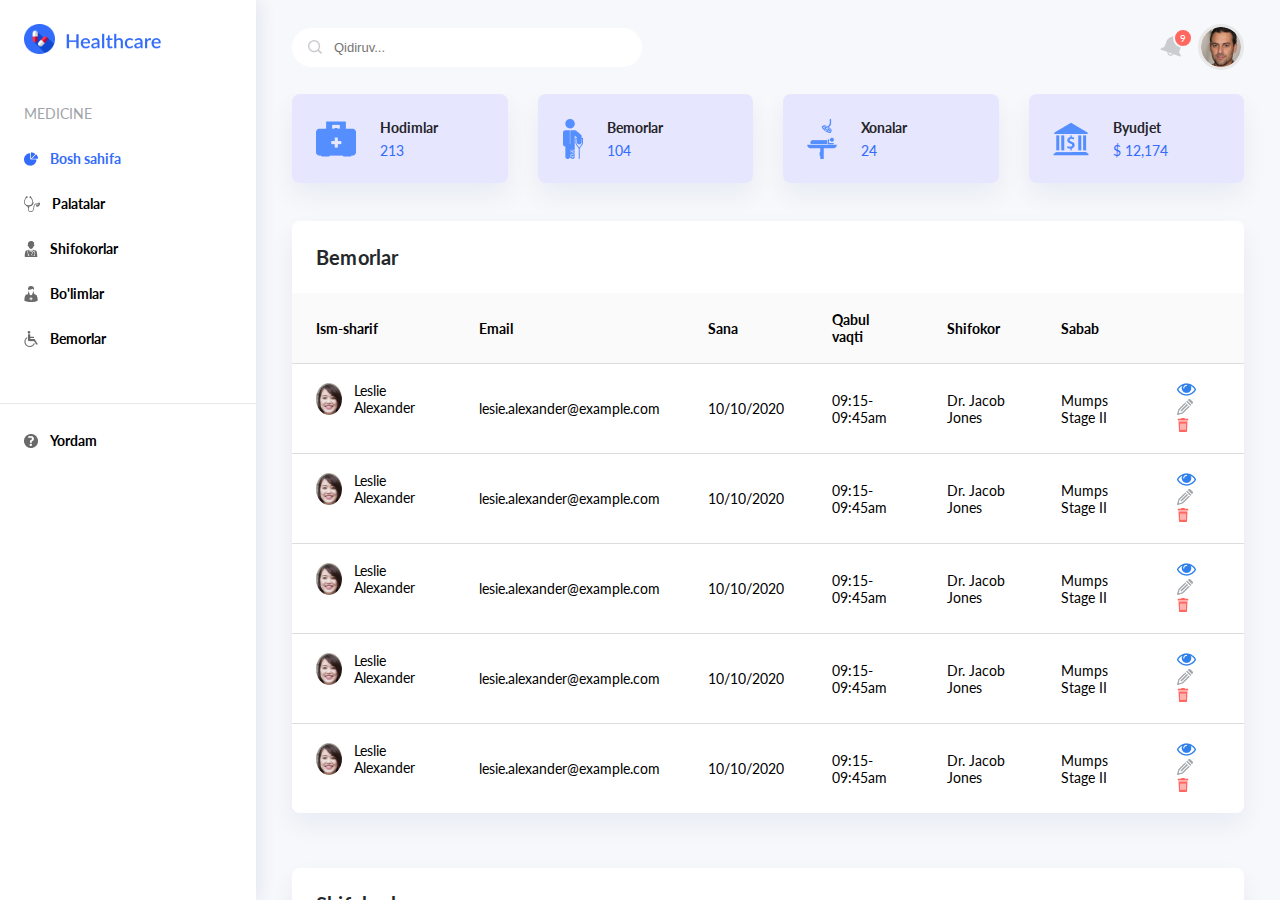
<file: index.html>
<!DOCTYPE html>
<html lang="en">
<head>
    <meta charset="UTF-8">
    <meta http-equiv="X-UA-Compatible" content="IE=edge">
    <meta name="viewport" content="width=device-width, initial-scale=1.0">
    <link rel="preconnect" href="https://fonts.googleapis.com">
    <link rel="preconnect" href="https://fonts.gstatic.com" crossorigin>
    <link href="https://fonts.googleapis.com/css2?family=Lato:wght@400;700&family=Playfair+Display:wght@400;500;600;700&family=Quicksand:wght@400;500;600;700&family=Roboto:wght@400;500;700;900&display=swap" rel="stylesheet">
    <title>Healthcare website</title>
    <link rel="stylesheet" href="./css/style.css">
</head>
<body>

    <aside>
        <a href="index.html" class="logo"><img src="./img/logo.png" alt=""></a>
        <div class="title">MEDICINE</div>
        <ul class="aside__menu">
            <li><a href="index.html" class="active"><img src="img/home.png" alt="">Bosh sahifa</a></li>
            <li><a href="palata.html"><img src="img/palata.png" alt="">Palatalar</a></li>
            <li><a href="doctor.html"><img src="img/doctor.png" alt="">Shifokorlar</a></li>
            <li><a href="bolim.html"><img src="img/bolim.png" alt="">Bo'limlar</a></li>
            <li><a href="bemor.html"><img src="img/bemor.png" alt="">Bemorlar</a></li>
        </ul>
        <div class="line"></div>
        <a href="yordam.html" class="help"><img src="img/yordam.png" alt="">Yordam</a>
    </aside>
    <main>
        <header>
            <div class="left">
                <img src="img/qidiruv.png" alt="">
                <input type="text" placeholder="Qidiruv...">
            </div>
            <div class="right">
                <div class="notif__count">9</div>
                <img src="img/notif.png" alt="">
            </div>
            <span class="user" style="background-image: url('./img/user.png');"></span>
        </header>
        <div class="wrapper">
            <div class="row mb">
                <div class="col-3">
                    <div class="infoCard">
                        <img src="img/bigIcon_1.png" alt="">
                        <div class="infoCard__right">
                            <div class="infoCard__title">Hodimlar</div>
                            <div class="infoCard__count">213</div>
                        </div>
                    </div>
                </div>
                <div class="col-3">
                    <div class="infoCard">
                        <img src="img/bigIcon_2.png" alt="">
                        <div class="infoCard__right">
                            <div class="infoCard__title">Bemorlar</div>
                            <div class="infoCard__count">104</div>
                        </div>
                    </div>
                </div>
                <div class="col-3">
                    <div class="infoCard">
                        <img src="img/bigIcon_3.png" alt="">
                        <div class="infoCard__right">
                            <div class="infoCard__title">Xonalar</div>
                            <div class="infoCard__count">24</div>
                        </div>
                    </div>
                </div>
                <div class="col-3">
                    <div class="infoCard">
                        <img src="img/bigIcon_4.png" alt="">
                        <div class="infoCard__right">
                            <div class="infoCard__title">Byudjet</div>
                            <div class="infoCard__count">$ 12,174</div>
                        </div>
                    </div>
                </div>
            </div>
            <div class="whiteBox">
                <div class="btitle">Bemorlar</div>
                <table>
                    <tr>
                        <th>Ism-sharif</th>
                        <th>Email</th>
                        <th>Sana</th>
                        <th>Qabul vaqti</th>
                        <th>Shifokor</th>
                        <th>Sabab</th>
                        <th></th>
                    </tr>
                    <tr>
                        <td>
                            <div class="avatar" style="background-image: url('./img/patient_1.png');"></div>Leslie Alexander
                        </td>
                        <td>
                            <a href="mailto:lesie.alexander@example.com">lesie.alexander@example.com</a>
                        </td>
                        <td>10/10/2020</td>
                        <td>09:15-09:45am</td>
                        <td>Dr. Jacob Jones</td>
                        <td>Mumps Stage II</td>
                        <td>
                            <a href="#"><img src="img/eye.png" alt=""></a>
                            <a href="#"><img src="img/edit.png" alt=""></a>
                            <a href="#"><img src="img/delete.png" alt=""></a>
                        </td>
                    </tr>
                    <tr>
                        <td>
                            <div class="avatar" style="background-image: url('./img/patient_1.png');"></div>Leslie Alexander
                        </td>
                        <td>
                            <a href="mailto:lesie.alexander@example.com">lesie.alexander@example.com</a>
                        </td>
                        <td>10/10/2020</td>
                        <td>09:15-09:45am</td>
                        <td>Dr. Jacob Jones</td>
                        <td>Mumps Stage II</td>
                        <td>
                            <a href="#"><img src="img/eye.png" alt=""></a>
                            <a href="#"><img src="img/edit.png" alt=""></a>
                            <a href="#"><img src="img/delete.png" alt=""></a>
                        </td>
                    </tr>
                    <tr>
                        <td>
                            <div class="avatar" style="background-image: url('./img/patient_1.png');"></div>Leslie Alexander
                        </td>
                        <td>
                            <a href="mailto:lesie.alexander@example.com">lesie.alexander@example.com</a>
                        </td>
                        <td>10/10/2020</td>
                        <td>09:15-09:45am</td>
                        <td>Dr. Jacob Jones</td>
                        <td>Mumps Stage II</td>
                        <td>
                            <a href="#"><img src="img/eye.png" alt=""></a>
                            <a href="#"><img src="img/edit.png" alt=""></a>
                            <a href="#"><img src="img/delete.png" alt=""></a>
                        </td>
                    </tr>
                    <tr>
                        <td>
                            <div class="avatar" style="background-image: url('./img/patient_1.png');"></div>Leslie Alexander
                        </td>
                        <td>
                            <a href="mailto:lesie.alexander@example.com">lesie.alexander@example.com</a>
                        </td>
                        <td>10/10/2020</td>
                        <td>09:15-09:45am</td>
                        <td>Dr. Jacob Jones</td>
                        <td>Mumps Stage II</td>
                        <td>
                            <a href="#"><img src="img/eye.png" alt=""></a>
                            <a href="#"><img src="img/edit.png" alt=""></a>
                            <a href="#"><img src="img/delete.png" alt=""></a>
                        </td>
                    </tr>
                    <tr>
                        <td>
                            <div class="avatar" style="background-image: url('./img/patient_1.png');"></div>Leslie Alexander
                        </td>
                        <td>
                            <a href="mailto:lesie.alexander@example.com">lesie.alexander@example.com</a>
                        </td>
                        <td>10/10/2020</td>
                        <td>09:15-09:45am</td>
                        <td>Dr. Jacob Jones</td>
                        <td>Mumps Stage II</td>
                        <td>
                            <a href="#"><img src="img/eye.png" alt=""></a>
                            <a href="#"><img src="img/edit.png" alt=""></a>
                            <a href="#"><img src="img/delete.png" alt=""></a>
                        </td>
                    </tr>
                </table>
            </div>
            <div class="whiteBox">
                <div class="btitle">Shifokorlar</div>
                <table>
                    <tr>
                        <th>Ism-sharif</th>
                        <th>Email</th>
                        <th>Mutaxassisligi</th>
                        <th>Bo’lim</th>
                        <th>Qabul kunlari</th>
                        <th></th>
                    </tr>
                    <tr>
                        <td>
                            <div class="avatar" style="background-image: url('./img/patient_1.png');"></div>Leslie Alexander
                        </td>
                        <td>lesie.alexander@example.com</td>
                        <td>Nevrolog</td>
                        <td>Nevrologiya</td>
                        <td>Du, Se, Ju</td>
                        <td>
                            <a href="#"><img src="img/eye.png" alt=""></a>
                            <a href="#"><img src="img/edit.png" alt=""></a>
                            <a href="#"><img src="img/delete.png" alt=""></a>
                        </td>
                    </tr>
                    <tr>
                        <td>
                            <div class="avatar" style="background-image: url('./img/patient_1.png');"></div>Leslie Alexander
                        </td>
                        <td>lesie.alexander@example.com</td>
                        <td>Nevrolog</td>
                        <td>Nevrologiya</td>
                        <td>Du, Se, Ju</td>
                        <td>
                            <a href="#"><img src="img/eye.png" alt=""></a>
                            <a href="#"><img src="img/edit.png" alt=""></a>
                            <a href="#"><img src="img/delete.png" alt=""></a>
                        </td>
                    </tr>
                    <tr>
                        <td>
                            <div class="avatar" style="background-image: url('./img/patient_1.png');"></div>Leslie Alexander
                        </td>
                        <td>lesie.alexander@example.com</td>
                        <td>Nevrolog</td>
                        <td>Nevrologiya</td>
                        <td>Du, Se, Ju</td>
                        <td>
                            <a href="#"><img src="img/eye.png" alt=""></a>
                            <a href="#"><img src="img/edit.png" alt=""></a>
                            <a href="#"><img src="img/delete.png" alt=""></a>
                        </td>
                    </tr>
                    <tr>
                        <td>
                            <div class="avatar" style="background-image: url('./img/patient_1.png');"></div>Leslie Alexander
                        </td>
                        <td>lesie.alexander@example.com</td>
                        <td>Nevrolog</td>
                        <td>Nevrologiya</td>
                        <td>Du, Se, Ju</td>
                        <td>
                            <a href="#"><img src="img/eye.png" alt=""></a>
                            <a href="#"><img src="img/edit.png" alt=""></a>
                            <a href="#"><img src="img/delete.png" alt=""></a>
                        </td>
                    </tr>
                    <tr>
                        <td>
                            <div class="avatar" style="background-image: url('./img/patient_1.png');"></div>Leslie Alexander
                        </td>
                        <td>lesie.alexander@example.com</td>
                        <td>Nevrolog</td>
                        <td>Nevrologiya</td>
                        <td>Du, Se, Ju</td>
                        <td>
                            <a href="#"><img src="img/eye.png" alt=""></a>
                            <a href="#"><img src="img/edit.png" alt=""></a>
                            <a href="#"><img src="img/delete.png" alt=""></a>
                        </td>
                    </tr>
                </table>
            </div>
        </div>
    </main>
    
    <script src="./js/app.js"></script>
</body>
</html>
</file>
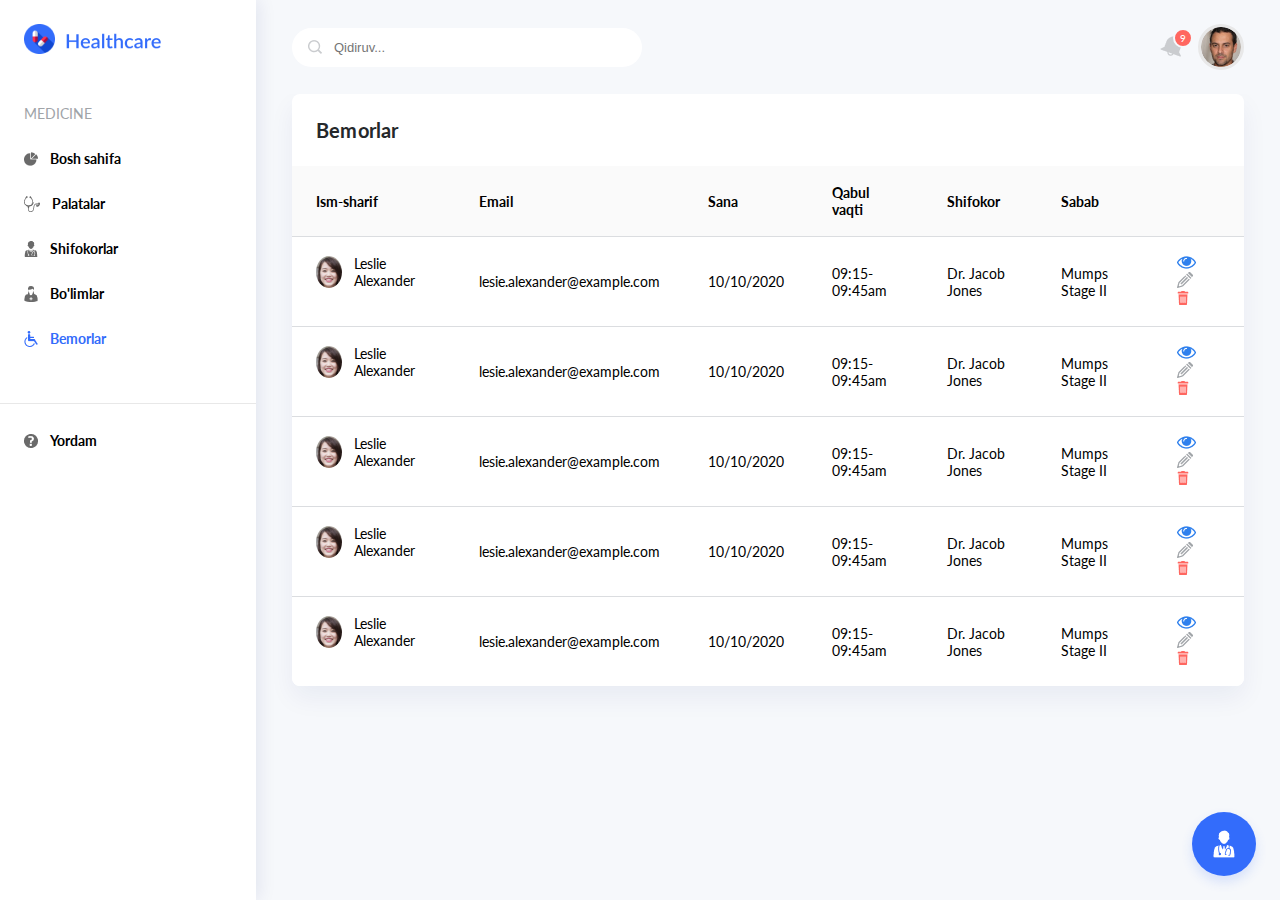
<file: bemor.html>
<!DOCTYPE html>
<html lang="en">

<head>
    <meta charset="UTF-8">
    <meta http-equiv="X-UA-Compatible" content="IE=edge">
    <meta name="viewport" content="width=device-width, initial-scale=1.0">
    <link rel="preconnect" href="https://fonts.googleapis.com">
    <link rel="preconnect" href="https://fonts.gstatic.com" crossorigin>
    <link
        href="https://fonts.googleapis.com/css2?family=Lato:wght@400;700&family=Playfair+Display:wght@400;500;600;700&family=Quicksand:wght@400;500;600;700&family=Roboto:wght@400;500;700;900&display=swap"
        rel="stylesheet">
    <title>Healthcare website</title>   
    <link rel="stylesheet" href="./css/style.css">
</head>

<body>

    <aside>
        <a href="index.html" class="logo"><img src="./img/logo.png" alt=""></a>
        <div class="title">MEDICINE</div>
        <ul class="aside__menu">
            <li><a href="index.html"><img src="img/home.png" alt="">Bosh sahifa</a></li>
            <li><a href="palata.html"><img src="img/palata.png" alt="">Palatalar</a></li>
            <li><a href="doctor.html"><img src="img/doctor.png" alt="">Shifokorlar</a></li>
            <li><a href="bolim.html"><img src="img/bolim.png" alt="">Bo'limlar</a></li>
            <li><a href="bemor.html" class="active"><img src="img/bemor.png" alt="">Bemorlar</a></li>
        </ul>
        <div class="line"></div>
        <a href="yordam.html" class="help"><img src="img/yordam.png" alt="">Yordam</a>
    </aside>
    <main>
        <header>
            <div class="left">
                <img src="img/qidiruv.png" alt="">
                <input type="text" placeholder="Qidiruv...">
            </div>
            <div class="right">
                <div class="notif__count">9</div>
                <img src="img/notif.png" alt="">
            </div>
            <span class="user" style="background-image: url('./img/user.png');"></span>
        </header>
        <div class="wrapper">
            <div class="whiteBox">
                <div class="btitle">Bemorlar</div>
                <table>
                    <tr>
                        <th>Ism-sharif</th>
                        <th>Email</th>
                        <th>Sana</th>
                        <th>Qabul vaqti</th>
                        <th>Shifokor</th>
                        <th>Sabab</th>
                        <th></th>
                    </tr>
                    <tr>
                        <td>
                            <div class="avatar" style="background-image: url('./img/patient_1.png');"></div>Leslie
                            Alexander
                        </td>
                        <td>
                            <a href="mailto:lesie.alexander@example.com">lesie.alexander@example.com</a>
                        </td>
                        <td>10/10/2020</td>
                        <td>09:15-09:45am</td>
                        <td>Dr. Jacob Jones</td>
                        <td>Mumps Stage II</td>
                        <td>
                            <a href="#"><img src="img/eye.png" alt=""></a>
                            <a href="#"><img src="img/edit.png" alt=""></a>
                            <a href="#"><img src="img/delete.png" alt=""></a>
                        </td>
                    </tr>
                    <tr>
                        <td>
                            <div class="avatar" style="background-image: url('./img/patient_1.png');"></div>Leslie
                            Alexander
                        </td>
                        <td>
                            <a href="mailto:lesie.alexander@example.com">lesie.alexander@example.com</a>
                        </td>
                        <td>10/10/2020</td>
                        <td>09:15-09:45am</td>
                        <td>Dr. Jacob Jones</td>
                        <td>Mumps Stage II</td>
                        <td>
                            <a href="#"><img src="img/eye.png" alt=""></a>
                            <a href="#"><img src="img/edit.png" alt=""></a>
                            <a href="#"><img src="img/delete.png" alt=""></a>
                        </td>
                    </tr>
                    <tr>
                        <td>
                            <div class="avatar" style="background-image: url('./img/patient_1.png');"></div>Leslie
                            Alexander
                        </td>
                        <td>
                            <a href="mailto:lesie.alexander@example.com">lesie.alexander@example.com</a>
                        </td>
                        <td>10/10/2020</td>
                        <td>09:15-09:45am</td>
                        <td>Dr. Jacob Jones</td>
                        <td>Mumps Stage II</td>
                        <td>
                            <a href="#"><img src="img/eye.png" alt=""></a>
                            <a href="#"><img src="img/edit.png" alt=""></a>
                            <a href="#"><img src="img/delete.png" alt=""></a>
                        </td>
                    </tr>
                    <tr>
                        <td>
                            <div class="avatar" style="background-image: url('./img/patient_1.png');"></div>Leslie
                            Alexander
                        </td>
                        <td>
                            <a href="mailto:lesie.alexander@example.com">lesie.alexander@example.com</a>
                        </td>
                        <td>10/10/2020</td>
                        <td>09:15-09:45am</td>
                        <td>Dr. Jacob Jones</td>
                        <td>Mumps Stage II</td>
                        <td>
                            <a href="#"><img src="img/eye.png" alt=""></a>
                            <a href="#"><img src="img/edit.png" alt=""></a>
                            <a href="#"><img src="img/delete.png" alt=""></a>
                        </td>
                    </tr>
                    <tr>
                        <td>
                            <div class="avatar" style="background-image: url('./img/patient_1.png');"></div>Leslie
                            Alexander
                        </td>
                        <td>
                            <a href="mailto:lesie.alexander@example.com">lesie.alexander@example.com</a>
                        </td>
                        <td>10/10/2020</td>
                        <td>09:15-09:45am</td>
                        <td>Dr. Jacob Jones</td>
                        <td>Mumps Stage II</td>
                        <td>
                            <a href="#"><img src="img/eye.png" alt=""></a>
                            <a href="#"><img src="img/edit.png" alt=""></a>
                            <a href="#"><img src="img/delete.png" alt=""></a>
                        </td>
                    </tr>
                </table>
            </div>
            <button class="newdata" onclick="toggleModal()"><img src="img/new.png" alt=""></button>

            <div class="modalBox">
                <div class="modal">
                    <div class="modal__title">Yangi bemor ro’yhatdan o’tkazish</div>
                    <div class="modal__step">1</div>
                    <div class="private__info">Shaxsiy ma’lumotlar</div>
                    <div class="row section section-1" style="display: flex;">
                        <div class="col-6">
                            <input type="text" name="ismSharif" placeholder="Ism sharifi">
                        </div>
                        <div class="col-6">
                            <input name="bdate" type="date">
                        </div>
                        <div class="col-6">
                            <select name="tHudud" id="">
                                <option value="">Tug'ilgan hudud</option>
                                <option value="">Toshkent</option>
                                <option value="">Qashqadaryo</option>
                                <option value="">Andijon</option>
                                <option value="">Surxondaryo</option>
                                <option value="">Samarqand</option>
                                <option value="">Jizzax</option>
                                <option value="">Navoiy</option>
                                <option value="">Farg'ona</option>
                                <option value="">Namangan</option>
                            </select>
                        </div>
                        <div class="col-6">
                            <input type="text" name="manzil" placeholder="Manzil">
                        </div>
                        <div class="col-6">
                            <select name="oilaHolat" id="">
                                <option value="">Oilaviy holati</option>
                                <option value="Yaxshi">Yaxshi</option>
                                <option value="O'rta">O'rta</option>
                                <option value="Yomon">Yomon</option>
                            </select>
                        </div>
                        <div class="col-6">
                            <select name="malumot" id="">
                                <option value="">Ma'lumoti</option>
                                <option value="Oliy">Oliy</option>
                                <option value="Tugallanmagan oliy">Tugallanmagan oliy</option>
                                <option value="O'rta maxus">O'rta maxsus</option>
                                <option value="Tugallanmagan o'rta maxsus">Tugallanmagan o'rta maxsus</option>
                            </select>
                        </div>
                        <div class="col-6">
                            <select name="bandlik" id="">
                                <option value="">Bandlik holati</option>
                                <option value="Ishlaydi">Ishlaydi</option>
                               <option value="Ishlamaydi">Ishlamaydi</option>
                            </select>
                        </div>
                        <div class="col-6">
                            <input type="text" name="ishJoy" placeholder="Ish joyi">
                        </div>
                        <div class="col-6">
                            <input type="text" name="telefon" placeholder="Telefon raqami">
                        </div>
                        <div class="col-6">
                            <input type="text" name="oilaTelefon" placeholder="Oila a’zolaridan telefon raqam">
                        </div>
                    </div>
                    <div class="row section section-2">
                        <div class="col-6">
                            <div class="row">
                                <div class="col-6">
                                   <select name="qonGuruh" id="">
                                       <option value="">Qon guruhi</option>
                                       <option value="I guruh">I guruh</option>
                                       <option value="II guruh">II guruh</option>
                                       <option value="III guruh">III guruh</option>
                                       <option value="IV guruh">IV guruh</option>
                                   </select>                           
                                </div>
                                <div class="col-6">
                                    <select name="rezus" id="">
                                        <option value="">Rezus faktor</option>
                                        <option value="Rezus+">Rezus+</option>
                                        <option value="Rezus-">Rezus-</option>
                                    </select>  
                                </div>
                            </div>
                        </div>
                        <div class="col-6">
                            <input type="text" name="sugurtaPolis" placeholder="Sug’urta polisi">
                        </div>
                        <div class="col-6">
                            <input type="text" name="sugurtaFirma" placeholder="Sug’urta firmasi">
                        </div>
                        <div class="col-6">
                            <select name="imtiyoz" id="">
                                <option value="">Imtiyoz kategoriyasi</option>
                                <option value="1-kategoriya">1-kategoriya</option>
                                <option value="2-kategoriya">2-kategoriya</option>
                            </select>
                        </div>
                        <div class="col-6">
                            <input type="text" name="imtiyozHujjat" placeholder="Imtiyoz hujjati">
                        </div>
                        <div class="col-6">
                            <input type="date" name="imtiyozSana" placeholder="Imtiyoz olingan sana">
                        </div>
                        <div class="col-6">
                            <select name="invalidlik" id="">
                                <option value="">Invalidlik</option>
                                <option value="Yo'q">Yo'q</option>
                               <option value="1-guruh invalidlik">1-guruh invalidlik</option>
                               <option value="2-guruh invalidlik">2-guruh invalidlik</option>
                            </select>
                        </div>
                        <div class="col-6">
                            <input type="text" name="allergiya" placeholder="Allergik reaksiyalar">
                        </div>
                        <div class="col-6">
                            <input type="number" name="vazn" placeholder="Vazni">
                        </div>
                        <div class="col-6">
                            <input type="number" name="boyUzunligi" placeholder="Bo’yi">
                        </div>
                    </div>
                    <div class="row section section-3">
                        <div class="col-6">
                            <input type="date" name="tashrifSana" title="Tashrif sanasi">
                        </div>
                        <div class="col-6">
                            <input type="date" name="chiqishSana" title="Chiqish sanasi">
                        </div>
                        <div class="col-6">
                            <select name="davoBolim" id="">
                                <option value="">Davolangan bo’lim</option>
                                <option value="Nevralogiya">Nevralogiya</option>
                                <option value="Xirurgiya">Xirurgiya</option>
                                <option value="Tramatalogiya">Tramatalogiya</option>
                            </select>
                        </div>
                        <div class="col-6">
                            <select name="masulShifokor" id="">
                                <option value="">Mas’ul shifokor</option>
                                <option value="Olimov Sardor">Olimov Sardor</option>
                                <option value="Bekchanova Saida">Bekchanova Saida</option>
                            </select>
                        </div>
                        <div class="col-6">
                            <input type="number" name="tashrifVazni" placeholder="Vazni">
                        </div>
                        <div class="col-6">
                            <input type="number" name="tashrifBoyi" placeholder="Bo’yi">
                        </div>
                    </div>
                    <div class="row section section-4">
                        <div class="col-6">
                            <input type="date" name="davolanishSana" title="Davolanish  sanasi">
                        </div>
                        <div class="col-6">
                            <select name="kasalliTuri" id="">
                                <option value="">Kasallik turi</option>
                                <option value="Allergiya">Allergiya</option>
                                <option value="Gripp">Gripp</option>
                                <option value="Qon bosimi">Qon bosimi</option>
                                <option value="Shamollash">Shamollash</option>
                            </select>
                        </div>
                        <div class="col-6">
                            <input type="text" placeholder="Shifokor ism sharifi" name="shifolorFIO">
                        </div>
                        <div class="col-6">
                            <input type="number" name="shifoxonaManzil" placeholder="Davolangan shifoxona manzili">
                        </div>
                        <div class="col-12">
                            <textarea name="diagnoz" placeholder="Diagnoz"></textarea>
                        </div>
                    </div>
                    <div class="btns">
                        <button class="btn__cancel" onclick="toggleModal()">Bekor qilish</button>
                        <button class="btn__next" onclick="nextSection(event)">Keyingi bo'lim</button>
                    </div>
                </div>
            </div>
        </div>
    </main>

    <script src="./js/app.js"></script>
</body>

</html>
</file>
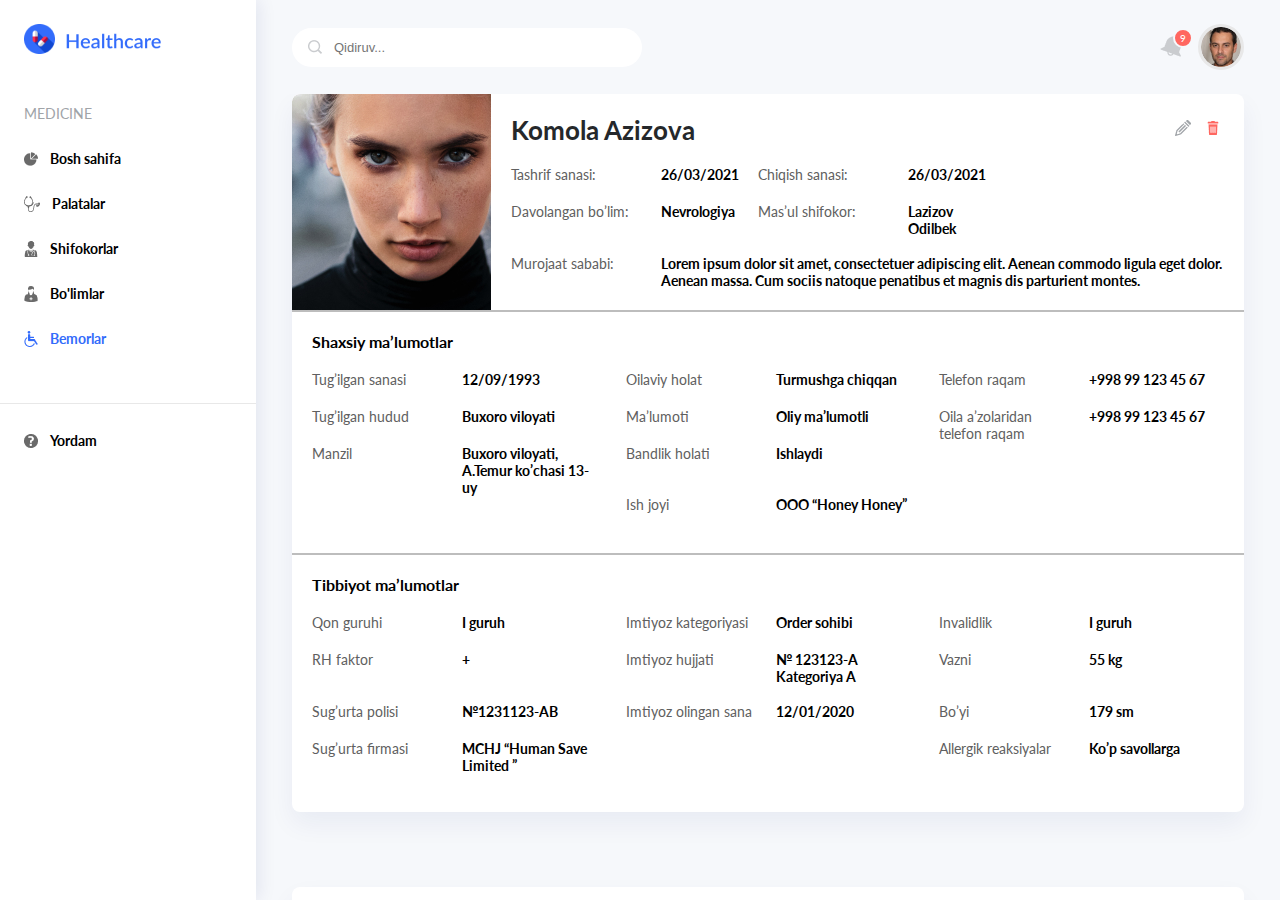
<file: bemorSahifa.html>
<!DOCTYPE html>
<html lang="en">
<head>
    <meta charset="UTF-8">
    <meta http-equiv="X-UA-Compatible" content="IE=edge">
    <meta name="viewport" content="width=device-width, initial-scale=1.0">
    <link rel="preconnect" href="https://fonts.googleapis.com">
    <link rel="preconnect" href="https://fonts.gstatic.com" crossorigin>
    <link href="https://fonts.googleapis.com/css2?family=Lato:wght@400;700&family=Playfair+Display:wght@400;500;600;700&family=Quicksand:wght@400;500;600;700&family=Roboto:wght@400;500;700;900&display=swap" rel="stylesheet">
    <title>Healthcare website</title>
    <link rel="stylesheet" href="./css/style.css">
</head>
<body>

    <aside>
        <a href="index.html" class="logo"><img src="./img/logo.png" alt=""></a>
        <div class="title">MEDICINE</div>
        <ul class="aside__menu">
            <li><a href="index.html"><img src="img/home.png" alt="">Bosh sahifa</a></li>
            <li><a href="palata.html"><img src="img/palata.png" alt="">Palatalar</a></li>
            <li><a href="doctor.html"><img src="img/doctor.png" alt="">Shifokorlar</a></li>
            <li><a href="bolim.html"><img src="img/bolim.png" alt="">Bo'limlar</a></li>
            <li><a href="bemor.html" class="active"><img src="img/bemor.png" alt="">Bemorlar</a></li>
        </ul>
        <div class="line"></div>
        <a href="yordam.html" class="help"><img src="img/yordam.png" alt="">Yordam</a>
    </aside>
    <main>
        <header>
            <div class="left">
                <img src="img/qidiruv.png" alt="">
                <input type="text" placeholder="Qidiruv...">
            </div>
            <div class="right">
                <div class="notif__count">9</div>
                <img src="img/notif.png" alt="">
            </div>
            <span class="user" style="background-image: url('./img/user.png');"></span>
        </header>
        <div class="wrapper">
            <div class="patient">
                <div class="patient__row">
                    <div class="patient__img" style="background-image: url('./img/bemorRasm.jpg');"></div>
                    <div class="patient__text">
                        <div class="patient_fullname">Komola  Azizova</div>
                        <div class="patient__btns">
                            <button><img src="img/edit.png" alt=""></button>
                            <button><img src="img/delete.png" alt=""></button>
                        </div>
                        <div class="row">
                            <div class="col-4">
                                <div class="patient__info">
                                    <div class="patient__title">Tashrif sanasi:</div>
                                    <div class="patient__value">
                                        26/03/2021
                                    </div>
                                </div>
                            </div>
                            <div class="col-4">
                                <div class="patient__info">
                                   <div class="patient__title">
                                    Chiqish sanasi:
                                   </div>
                                   <div class="patient__value">
                                       26/03/2021
                                   </div>
                                </div>
                            </div>
                            <div class="col-4"></div>
                            <div class="col-4">
                                <div class="patient__info">
                                    <div class="patient__title">
                                        Davolangan bo’lim:
                                    </div>
                                    <div class="patient__value">
                                        Nevrologiya
                                    </div>
                                </div>
                            </div>
                            <div class="col-4">
                                <div class="patient__info">
                                    <div class="patient__title">
                                        Mas’ul shifokor:
                                    </div>
                                    <div class="patient__value">
                                        Lazizov Odilbek
                                    </div>
                                </div>
                            </div>
                            <div class="col-12">
                                <div class="patient__info">
                                    <div class="patient__title">
                                        Murojaat sababi: 
                                    </div>
                                    <div class="patient__value">
                                        Lorem ipsum dolor sit amet, consectetuer adipiscing elit. Aenean commodo ligula eget dolor. 
                                        Aenean massa. Cum sociis natoque penatibus et magnis dis parturient montes.
                                    </div>
                                </div>
                            </div>
                        </div>
                    </div>
                    <div class="line"></div>  
                    <div class="patient__box">
                        <div class="patient__stitle">Shaxsiy ma’lumotlar</div>
                        <div class="row">
                            <div class="col-4">
                                <div class="patient__info">
                                    <div class="patient__title">Tug’ilgan sanasi</div>
                                    <div class="patient__value">12/09/1993</div>
                                </div>
                            </div>
                            <div class="col-4">
                                <div class="patient__info">
                                    <div class="patient__title">Oilaviy holat</div>
                                    <div class="patient__value">Turmushga chiqqan</div>
                                </div>
                            </div>
                            <div class="col-4">
                                <div class="patient__info">
                                    <div class="patient__title">Telefon raqam</div>
                                    <div class="patient__value">+998 99 123 45 67</div>
                                </div>
                            </div>
                            <div class="col-4">
                                <div class="patient__info">
                                    <div class="patient__title">Tug’ilgan hudud</div>
                                    <div class="patient__value">Buxoro viloyati</div>
                                </div>
                            </div>
                            <div class="col-4">
                                <div class="patient__info">
                                    <div class="patient__title">Ma’lumoti</div>
                                    <div class="patient__value">Oliy ma’lumotli</div>
                                </div>
                            </div>
                            <div class="col-4">
                                <div class="patient__info">
                                    <div class="patient__title">Oila a’zolaridan 
                                        telefon raqam</div>
                                    <div class="patient__value">+998 99 123 45 67</div>
                                </div>
                            </div>
                            <div class="col-4">
                                <div class="patient__info">
                                    <div class="patient__title">Manzil</div>
                                    <div class="patient__value">Buxoro viloyati, A.Temur 
                                    ko’chasi 13-uy</div>
                                </div>
                            </div>
                            <div class="col-4">
                                <div class="patient__info">
                                    <div class="patient__title">Bandlik holati</div>
                                    <div class="patient__value">Ishlaydi</div>
                                </div>
                            </div>
                            <div class="col-4"></div>
                            <div class="col-4"></div>
                            <div class="col-4">
                                <div class="patient__info">
                                    <div class="patient__title">Ish joyi</div>
                                    <div class="patient__value">OOO “Honey Honey”</div>
                                </div>
                            </div>
                        </div>
                    </div>
                    <div class="line"></div>  
                    <div class="patient__box">
                        <div class="patient__stitle">Tibbiyot ma’lumotlar</div>
                        <div class="row">
                            <div class="col-4">
                                <div class="patient__info">
                                    <div class="patient__title">Qon guruhi</div>
                                    <div class="patient__value">I guruh</div>
                                </div>
                            </div>
                            <div class="col-4">
                                <div class="patient__info">
                                    <div class="patient__title">Imtiyoz kategoriyasi</div>
                                    <div class="patient__value">Order sohibi</div>
                                </div>
                            </div>
                            <div class="col-4">
                                <div class="patient__info">
                                    <div class="patient__title">Invalidlik</div>
                                    <div class="patient__value">I guruh</div>
                                </div>
                            </div>
                            <div class="col-4">
                                <div class="patient__info">
                                    <div class="patient__title">RH faktor</div>
                                    <div class="patient__value">+</div>
                                </div>
                            </div>
                            <div class="col-4">
                                <div class="patient__info">
                                    <div class="patient__title">Imtiyoz hujjati</div>
                                    <div class="patient__value">№ 123123-A
                                        Kategoriya A</div>
                                </div>
                            </div>
                            <div class="col-4">
                                <div class="patient__info">
                                    <div class="patient__title">Vazni</div>
                                    <div class="patient__value">55 kg</div>
                                </div>
                            </div>
                            <div class="col-4">
                                <div class="patient__info">
                                    <div class="patient__title">Sug’urta polisi</div>
                                    <div class="patient__value">№1231123-AB</div>
                                </div>
                            </div>
                            <div class="col-4">
                                <div class="patient__info">
                                    <div class="patient__title">Imtiyoz olingan 
                                        sana</div>
                                    <div class="patient__value">12/01/2020</div>
                                </div>
                            </div>
                            <div class="col-4">
                                <div class="patient__info">
                                    <div class="patient__title">Bo’yi</div>
                                    <div class="patient__value">179 sm</div>
                                </div>
                            </div>
                            <div class="col-4">
                                <div class="patient__info">
                                    <div class="patient__title">Sug’urta firmasi</div>
                                    <div class="patient__value">MCHJ “Human Save
                                        Limited ”</div>
                                </div>
                            </div>
                            <div class="col-4"></div>
                            <div class="col-4">
                                <div class="patient__info">
                                    <div class="patient__title">Allergik reaksiyalar</div>
                                    <div class="patient__value">Ko’p savollarga</div>
                                </div>
                            </div>
                        </div>
                    </div>
                </div>
            </div>
            <div class="whiteBox">
                <div class="btitle">Kasallik tarixi
                    <button class="newPatientHistory"><span>+</span>Yangi kasallik tarixi</button>
                </div>
                <table>
                    <tr>
                        <th>Davolanish sanasi</th>
                        <th>Kasallik turi</th>
                        <th>Diagnoz</th>
                        <th>Shifokor</th>
                        <th></th>
                    </tr>
                    <tr>
                        <td>12/03/2021</td>
                        <td>Nevrologik</td>
                        <td>Kuchli nevrologik bosim tufayli (ayol kishi tomonidan)</td>
                        <td>L.Panda</td>
                        <td>
                            <a href="#"><img src="img/edit.png" alt=""></a>
                            <a href="#"><img src="img/delete.png" alt=""></a>
                        </td>
                    </tr>
                    <tr>
                        <td>12/03/2021</td>
                        <td>Nevrologik</td>
                        <td>Kuchli nevrologik bosim tufayli (ayol kishi tomonidan)</td>
                        <td>L.Panda</td>
                        <td>
                            <a href="#"><img src="img/edit.png" alt=""></a>
                            <a href="#"><img src="img/delete.png" alt=""></a>
                        </td>
                    </tr>
                    <tr>
                        <td>12/03/2021</td>
                        <td>Nevrologik</td>
                        <td>Kuchli nevrologik bosim tufayli (ayol kishi tomonidan)</td>
                        <td>L.Panda</td>
                        <td>
                            <a href="#"><img src="img/edit.png" alt=""></a>
                            <a href="#"><img src="img/delete.png" alt=""></a>
                        </td>
                    </tr>
                    <tr>
                        <td>12/03/2021</td>
                        <td>Nevrologik</td>
                        <td>Kuchli nevrologik bosim tufayli (ayol kishi tomonidan)</td>
                        <td>L.Panda</td>
                        <td>
                            <a href="#"><img src="img/edit.png" alt=""></a>
                            <a href="#"><img src="img/delete.png" alt=""></a>
                        </td>
                    </tr>
                    <tr>
                        <td>12/03/2021</td>
                        <td>Nevrologik</td>
                        <td>Kuchli nevrologik bosim tufayli (ayol kishi tomonidan)</td>
                        <td>L.Panda</td>
                        <td>
                            <a href="#"><img src="img/edit.png" alt=""></a>
                            <a href="#"><img src="img/delete.png" alt=""></a>
                        </td>
                    </tr>
                </table>
            </div>
        </div>
    </main>
    
    <script src="./js/app.js"></script>
</body> 
</html>
</file>
<file: css/style.css>
* {
    margin: 0;
    padding: 0;
    box-sizing: border-box;
}

body {
    font-family: 'Lato', sans-serif;
    background-color: #F6F8FB;
    height: 100vh;
    font-size: 14px;
    display: flex;
}

ul {
    list-style-type: none;
}

a {
    text-decoration: none;
    color: #000;
    cursor: pointer;
}

button {
    cursor: pointer;
    border: none;
}

button:focus,
input:focus,
textarea:focus,
select:focus {
    outline: 0;
}

/* FLEX INFO */
.row {
    display: flex;
    flex-wrap: wrap;
    margin-left: -15px;
    margin-right: -15px;
}

.col-3 {
    flex-basis: 25%;
    max-width: 25%;
    width: 25%;
    padding: 0px 15px;
}

.col-6 {
    flex-basis: 50%;
    max-width: 50%;
    width: 50%;
    padding: 0px 14px;
}

.col-4 {
    flex-basis: 33.3%;
    max-width: 33.3%;
    width: 33.3%;
    padding: 0px 15px;
}

.col-12 {
    flex-basis: 100%;
    max-width: 100%;
    width: 100%;
    padding: 0px 15px;
}

.mb {
    margin-bottom: 38px;
}

/* INFOCARD */
.infoCard {
    background: #e6e6ff;
    box-shadow: 0px 12px 26px rgba(16, 30, 115, 0.06);
    border-radius: 8px;
    overflow: hidden;
    padding: 24px;
    display: flex;
    align-items: center;
}

.infoCard img {
    margin-right: 24px;
}

.infoCard__title {
    color: #252528;
    font-size: 14px;
    line-height: 20px;
    margin-bottom: 4px;
    font-weight: bold;
}

.infoCard__count {
    color: #336CFB;
}

/* LEFT SIDE*/
aside {
    height: 100vh;
    width: 256px;
    flex-basis: 256px;
    max-width: 256px;
    background-color: #fff;
    box-shadow: 4px 0px 16px rgba(16, 30, 115, 0.08);
}

aside .logo {
    margin: 24px;
    display: inline-block;
}

aside .title {
    text-transform: uppercase;
    color: #A0A4A8;
    margin-top: 24px;
    margin-left: 24px;
    margin-bottom: 6px;
}

.aside__menu {
    padding: 0 24px;
}

aside .help,
.aside__menu a {
    display: flex;
    align-items: center;
    margin: 28px 0px;
    font-size: 14px;
    font-weight: 700;
}

aside .help img,
.aside__menu a img {
    margin-right: 12px;
    filter: grayscale(1);   
}

aside .help:hover,
.aside__menu a.active,
.aside__menu a:hover {
    color: #336cfb;
}

aside .help:hover img,
.aside__menu a.active img,
.aside__menu a:hover img {
    filter: unset;
}

aside .line {
    margin-top: 56px;
    background-color: #e8e8e8;
    height: 1px;
    margin-bottom: 8px;
}

aside .help {
    margin-left: 24px;
}

/* MAIN */
main {
    flex-basis: calc(100% - 256px);
    width: calc(100% - 256px);
    max-width: calc(100% -256px);
    height: 100vh;
    overflow: hidden;
}

/* HEADER */
header {
    padding: 24px 36px;
    display: flex;
    align-items: center;
}

header .left {
    background-color: #fff;
    flex-basis: 350px;
    padding: 12px 16px;
    border-radius: 100px;
    display: flex;
    align-items: center;
}

.left img {
    flex-basis: 14px;
    max-width: 14px;
    margin-right: 12px;
}

.left input {
    font-size: 13px;
    border: 0;
    flex-basis: calc(100% - 26px);
}

header .right {
    margin-left: auto;
    position: relative;
}

header .notif__count {
    display: flex;
    width: 16px;
    height: 16px;
    background-color: #ff6760;
    color: #fff;
    font-size: 10px;
    justify-content: center;
    align-items: center;
    border-radius: 50%;
    position: absolute;
    right: -11px;
    top: -7px;
    border: 2px solid #F6F8FB;
    box-sizing: content-box;
}

header .user {
    width: 40px;
    height: 40px;
    border-radius: 50%;
    border: 3px solid #e8e8e8;
    box-sizing: content-box;
    margin-left: 16px;
    background-size: cover;
    background-position: center center;
    background-repeat: no-repeat;
}

.wrapper {
    padding: 0px 36px;
    height: 100vh;
    overflow: auto;
    padding-bottom: 100px;
}

.wrapper .btitle {
    font-weight: bold;
    font-size: 40px;
    Line-height: 46px;
    color: #25282b;
    letter-spacing: 0.2px;
    margin-bottom: 24px;
    margin-top: 16px;
}

.wrapper table {
    width: 100%;
    border-collapse: collapse;
    background-color: #fff;
}

.wrapper table tr:first-child {
    background-color: #FAFAFA;
}

.wrapper table tr {
    border-bottom: 1px solid #dbdde0;
}

.wrapper table th,
.wrapper table td {
    padding: 18px 24px;
}

.wrapper table th {
    text-align: left;
}

.wrapper table td:first-child {
    display: flex;
    align-items: center;
}

.avatar {
    width: 32px;
    height: 32px;
    border-radius: 50%;
    margin-right: 12px;
    background-size: cover;
    background-position: center center;
    background-repeat: no-repeat;
}

.wrapper table td:last-child a {
    margin: 0px 6.5px;
}

.wrapper table tr:last-child {
    border-bottom: 0;

}

.whiteBox {
    background-color: #fff;
    box-shadow: 0px 12px 26px rgba(16, 30, 115, 0.06);
    border-radius: 8px;
    overflow: hidden;
    margin-bottom: 55px;
}

.whiteBox .btitle {
    padding: 24px;
    font-size: 20px;
    margin-bottom: 0;
    line-height: normal;
    margin-top: 0;
    display: flex;
    justify-content: space-between;
}

.newdata {
    position: fixed;
    background-color: #336CFB;
    border-radius: 50%;
    width: 64px;
    height: 64px;
    display: flex;
    align-items: center;
    justify-content: center;
    right: 24px;
    bottom: 24px;
    z-index: 1;
    box-shadow: 0px 6px 12px rgba(51, 108, 251, 0.16);
}

.modal input.hidden {
    display: none;
}

.modalBox {
    display: none;
    position: fixed;
    width: 100vw;
    height: 100vh;
    background-color: rgba(0, 0, 0, 0.4);
    align-items: center;
    justify-content: center;
    top: 0;
    left: 0;
    z-index: 1;
}

.modalBox.active {
    display: flex;
}

.modal {
    margin: auto;
    width: 642px;
    border-radius: 8px;
    padding: 40px 45px;
    background-color: #fff;
    box-shadow: 0px 12px 16px rgba(125, 125, 125, 0.25);
}

.modal__title {
    text-align: center;
    font-size: 24px;
    font-weight: bold;
    margin-bottom: 14px;
}

.modal__step {
    width: 30px;
    height: 30px;
    border-radius: 50%;
    background-color: #56CCF2;
    margin: auto;
    font-size: 18px;
    color: #fff;
    display: flex;
    align-items: center;
    justify-content: center;
    font-weight: bold;
}

.private__info {
    font-size: 16px;
    font-weight: bold;
    text-align: center;
    margin-top: 5px;
    margin-bottom: 20px;
}

.modal label,
.modal textarea,
.modal input,
.modal select {
    display: flex;
    align-items: center;
    justify-content: space-between;
    width: 100%;
    margin-bottom: 15px;
    border: 1px solid #bbb;
    padding: 10px 14px;
    font-size: 12px;
    height: 36px;
    border-radius: 10px;
}
.modal textarea {
    min-height: 83px;
    resize: none;
}

.modal label::-webkit-input-placeholder,
.modal input::-webkit-input-placeholder,
.modal select::-webkit-input-placeholder{
    color: #bbb;
}

.modal .btns {
    display: flex;
    align-items: center;
    justify-content: center;
}

.modal .btns button {
    width: 130px;
    display: flex;
    align-items: center;
    justify-content: center;
    height: 32px;
    border-radius: 10px;
    margin: 0px 15px;
    background-color: #EB5757;
    color: #fff;
}

.modal .btns .btn__next {
    background-color: #27AE60;
}

/* PATIENT */
.patient {
    background: #fff;
    box-shadow: 0px 12px 26px rgba(16, 30, 115, 0.06);
    border-radius: 8px;
    overflow: hidden;
    margin-bottom: 75px;
}

.patient__row {
    display: flex;
    flex-wrap: wrap;
}

.patient__img {
    width: 199px;
    height: 216px;
    background-size: cover;
    background-position: center center;
    flex-basis: 199px;
    min-width: 199px;
}

.patient__text {
    flex-basis: calc(100% - 199px);
    min-width: calc(100% - 199px);
    width: calc(100% - 199px);
}

.patient__text {
    padding: 20px;
    position: relative;
    padding-bottom: 0;
}

.patient_fullname {
    font-size: 26px;
    font-weight: bold;
    color: #25282B;
    margin-bottom: 20px;
}

.patient__btns {
    position: absolute;
    right: 25px;
    top: 26px;
    display: flex;
}

.patient__btns button {
    margin-left: 16px;
    background: unset;
}

.patient__info {
    display: flex;
    margin-bottom: 18px;
}

.patient__info .patient__title {
    font-size: 14px;
    color: #606060;
    flex-basis: 150px;
    width: 150px;
    max-width: 150px;
    height: 19px;
}

.patient__info .patient__value {
    flex-basis: calc(100% - 150px);
    max-width: calc(100% - 150px);
    width: calc(100% - 150px);
    font-size: 14px;
    font-weight: bold;
    color: #000;
}

.line {
    width: 100%;
    height: 2px;
    background-color: #BDBDBD;
}

.patient__box {
    padding: 20px;
}

.patient__box .col-4:nth-child(7) .patient__info {
    margin-bottom: 0px;
}

.patient__box .col-4:nth-child(6) .patient__title {
    flex-basis: 130px;
    width: 130px;
    max-width: 130px;
    margin-right: 20px;
}

.patient__stitle {
    font-size: 16px;
    font-weight: bold;
    margin-bottom: 20px;
}

.newPatientHistory {
    background: #336CFB;
    font-size: 14px;
    color: #fff;
    height: 34px;
    padding: 0 15px;
    border-radius: 10px;
    display: flex;
    align-items: center;
}

.newPatientHistory span {
    font-size: 23px;
    margin-right: 3px;
}

.section {
    display: none;
}
</file>
